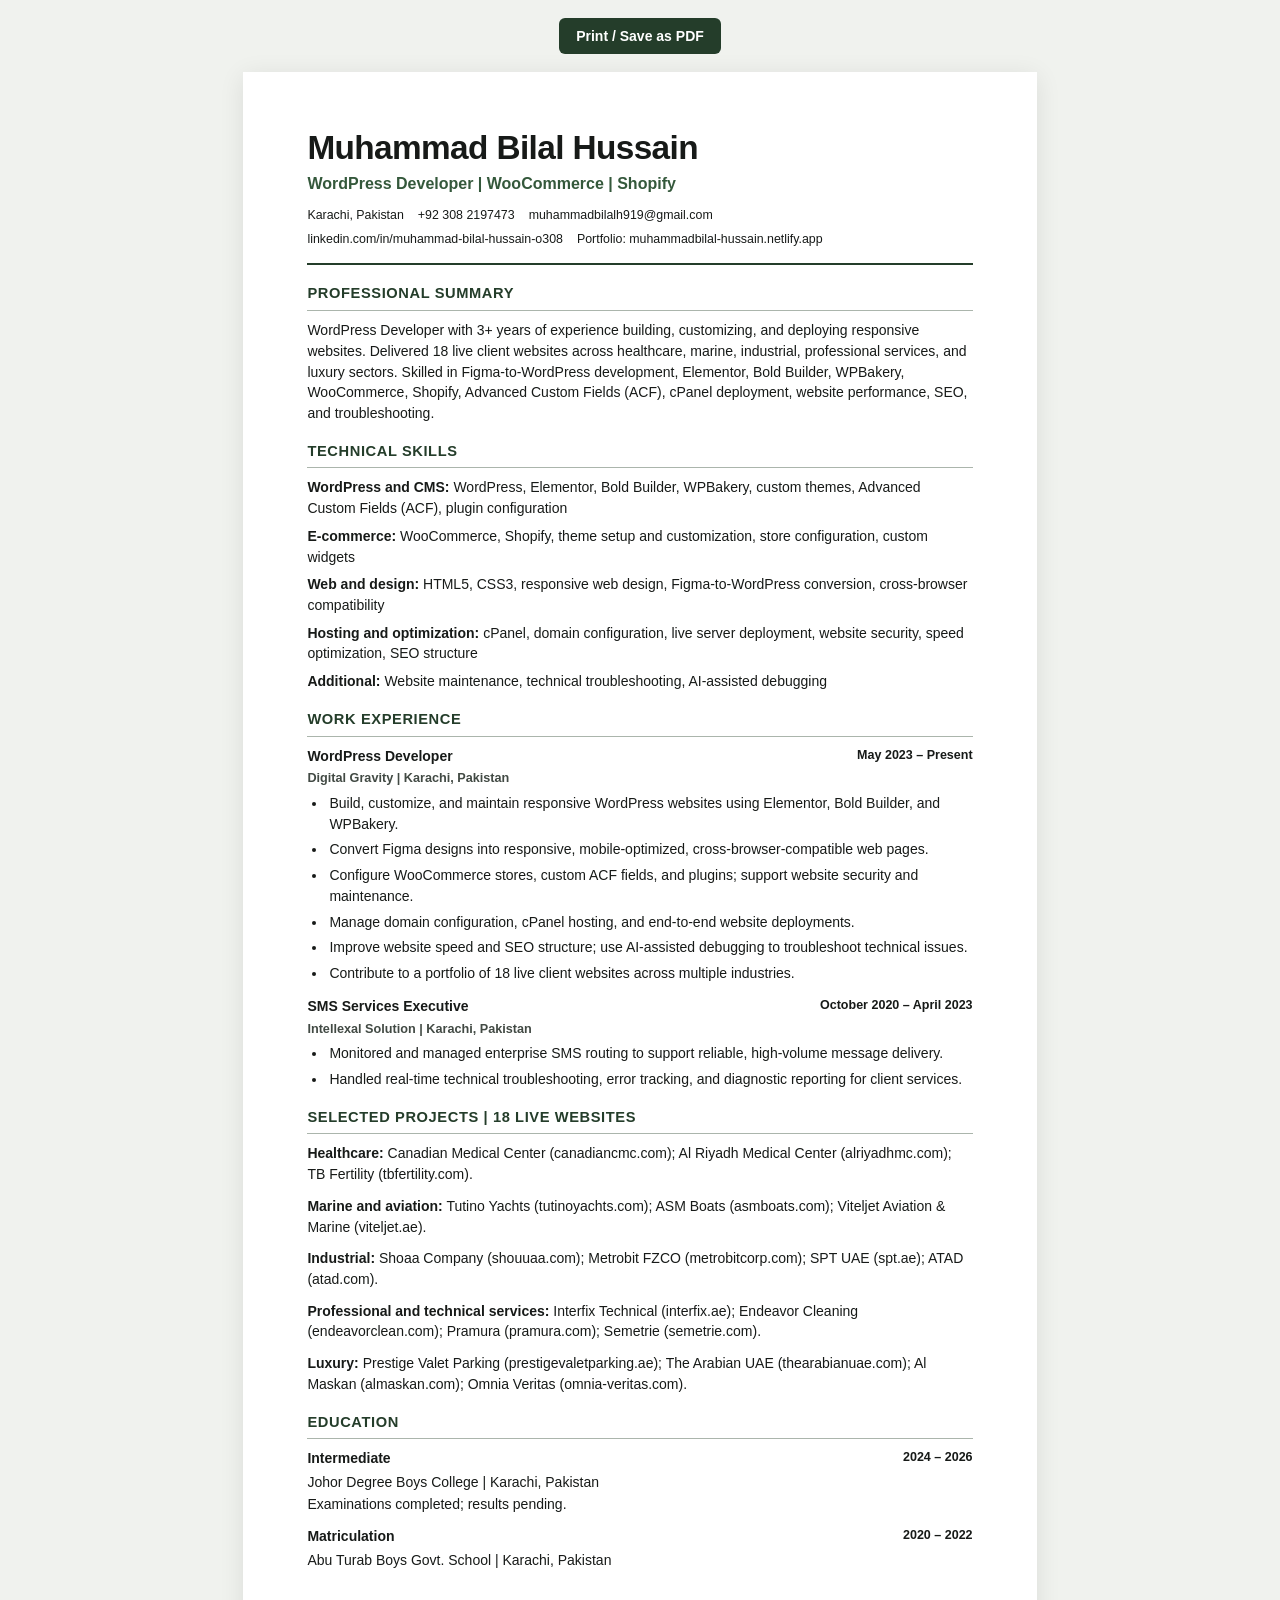
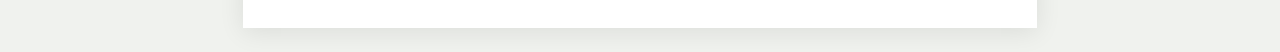
<file: Muhammad Bilal Hussain.html>
<!doctype html>
<html lang="en">
    <head>
        <meta charset="utf-8" />
        <meta name="viewport" content="width=device-width, initial-scale=1" />
        <meta
            name="description"
            content="ATS-friendly resume for Muhammad Bilal Hussain, WordPress Developer."
        />
        <title>Muhammad Bilal Hussain | WordPress Developer Resume</title>
        <style>
            :root {
                color: #171a18;
                background: #f0f2ee;
                font-family: Arial, Helvetica, sans-serif;
                font-size: 10.5pt;
                line-height: 1.48;
                font-synthesis: none;
                text-rendering: optimizeLegibility;
                -webkit-font-smoothing: antialiased;
            }

            *,
            *::before,
            *::after {
                box-sizing: border-box;
            }

            body {
                margin: 0;
            }

            .toolbar {
                display: flex;
                justify-content: center;
                padding: 18px;
            }

            .print-button {
                padding: 10px 17px;
                border: 0;
                border-radius: 6px;
                background: #243d2a;
                color: #fff;
                font: 700 14px Arial, Helvetica, sans-serif;
                cursor: pointer;
            }

            .resume {
                width: min(210mm, calc(100% - 24px));
                min-height: 297mm;
                margin: 0 auto 24px;
                padding: clamp(22px, 7vw, 15mm) clamp(20px, 8vw, 17mm);
                background: #fff;
                box-shadow: 0 4px 24px rgb(0 0 0 / 9%);
            }

            header {
                padding-bottom: 15px;
                border-bottom: 2px solid #243d2a;
            }

            h1 {
                margin: 0 0 6px;
                font-size: 25pt;
                letter-spacing: -0.45pt;
                line-height: 1.12;
            }

            .headline {
                margin: 0 0 10px;
                color: #34583b;
                font-size: 12pt;
                font-weight: 700;
            }

            .contact {
                display: flex;
                flex-wrap: wrap;
                gap: 6px 14px;
                margin: 0;
                font-size: 9.3pt;
            }

            a {
                color: inherit;
                text-decoration: none;
                overflow-wrap: anywhere;
            }

            main {
                padding-top: 1px;
            }

            section {
                margin-top: 17px;
            }

            h2 {
                margin: 0 0 9px;
                padding-bottom: 5px;
                border-bottom: 1px solid #abb5ac;
                color: #243d2a;
                font-size: 11pt;
                font-weight: 750;
                letter-spacing: 0.45pt;
                text-transform: uppercase;
            }

            p {
                margin: 0 0 7px;
            }

            .summary {
                margin-bottom: 0;
            }

            .skills p {
                margin-bottom: 7px;
            }

            .skills strong {
                font-weight: 700;
            }

            .job {
                margin-top: 12px;
            }

            .job:first-of-type {
                margin-top: 0;
            }

            .job-heading {
                display: flex;
                flex-wrap: wrap;
                justify-content: space-between;
                gap: 2px 12px;
                margin-bottom: 3px;
            }

            .job-heading h3,
            .education h3 {
                margin: 0;
                font-size: 10.5pt;
                font-weight: 700;
            }

            .date {
                font-size: 9.4pt;
                font-weight: 700;
            }

            .employer {
                margin-bottom: 5px;
                color: #424a44;
                font-size: 9.5pt;
                font-weight: 600;
            }

            ul {
                margin: 5px 0 0;
                padding-left: 20px;
            }

            li {
                margin: 0 0 5px;
                padding-left: 2px;
            }

            .projects-page {
                break-before: page;
                page-break-before: always;
            }

            .project-group {
                margin: 0 0 11px;
            }

            .project-group strong {
                font-weight: 700;
            }

            .education-entry {
                margin-top: 12px;
            }

            .education-entry:first-of-type {
                margin-top: 0;
            }

            .education-entry p {
                margin: 1px 0 0;
            }

            @media screen {
                .resume {
                    min-height: 0;
                }
            }

            @page {
                size: A4;
                margin: 0;
            }

            @media print {
                :root {
                    font-size: 10.25pt;
                    line-height: 1.44;
                    background: #fff;
                    -webkit-print-color-adjust: exact;
                    print-color-adjust: exact;
                }

                .toolbar {
                    display: none;
                }

                .resume {
                    width: auto;
                    min-height: 0;
                    margin: 0;
                    padding: 15mm 17mm 14mm;
                    box-shadow: none;
                }

                section,
                .job,
                .education-entry {
                    break-inside: avoid;
                    page-break-inside: avoid;
                }

                a {
                    color: #171a18;
                }
            }
        </style>
    </head>
    <body>
        <div class="toolbar">
            <button class="print-button" type="button" onclick="window.print()">Print / Save as PDF</button>
        </div>

        <article class="resume">
            <header>
                <h1>Muhammad Bilal Hussain</h1>
                <p class="headline">WordPress Developer | WooCommerce | Shopify</p>
                <p class="contact">
                    <span>Karachi, Pakistan</span>
                    <a href="tel:+923082197473">+92 308 2197473</a>
                    <a href="mailto:muhammadbilalh919@gmail.com">muhammadbilalh919@gmail.com</a>
                    <a href="https://linkedin.com/in/muhammad-bilal-hussain-o308/">linkedin.com/in/muhammad-bilal-hussain-o308</a>
                    <a href="https://muhammadbilal-hussain.netlify.app/">Portfolio: muhammadbilal-hussain.netlify.app</a>
                </p>
            </header>

            <main>
                <section aria-labelledby="summary-heading">
                    <h2 id="summary-heading">Professional Summary</h2>
                    <p class="summary">
                        WordPress Developer with 3+ years of experience building, customizing, and deploying
                        responsive websites. Delivered 18 live client websites across healthcare, marine, industrial,
                        professional services, and luxury sectors. Skilled in Figma-to-WordPress development,
                        Elementor, Bold Builder, WPBakery, WooCommerce, Shopify, Advanced Custom Fields (ACF),
                        cPanel deployment, website performance, SEO, and troubleshooting.
                    </p>
                </section>

                <section class="skills" aria-labelledby="skills-heading">
                    <h2 id="skills-heading">Technical Skills</h2>
                    <p><strong>WordPress and CMS:</strong> WordPress, Elementor, Bold Builder, WPBakery, custom themes, Advanced Custom Fields (ACF), plugin configuration</p>
                    <p><strong>E-commerce:</strong> WooCommerce, Shopify, theme setup and customization, store configuration, custom widgets</p>
                    <p><strong>Web and design:</strong> HTML5, CSS3, responsive web design, Figma-to-WordPress conversion, cross-browser compatibility</p>
                    <p><strong>Hosting and optimization:</strong> cPanel, domain configuration, live server deployment, website security, speed optimization, SEO structure</p>
                    <p><strong>Additional:</strong> Website maintenance, technical troubleshooting, AI-assisted debugging</p>
                </section>

                <section aria-labelledby="experience-heading">
                    <h2 id="experience-heading">Work Experience</h2>
                    <div class="job">
                        <div class="job-heading">
                            <h3>WordPress Developer</h3>
                            <span class="date">May 2023 – Present</span>
                        </div>
                        <p class="employer">Digital Gravity | Karachi, Pakistan</p>
                        <ul>
                            <li>Build, customize, and maintain responsive WordPress websites using Elementor, Bold Builder, and WPBakery.</li>
                            <li>Convert Figma designs into responsive, mobile-optimized, cross-browser-compatible web pages.</li>
                            <li>Configure WooCommerce stores, custom ACF fields, and plugins; support website security and maintenance.</li>
                            <li>Manage domain configuration, cPanel hosting, and end-to-end website deployments.</li>
                            <li>Improve website speed and SEO structure; use AI-assisted debugging to troubleshoot technical issues.</li>
                            <li>Contribute to a portfolio of 18 live client websites across multiple industries.</li>
                        </ul>
                    </div>
                    <div class="job">
                        <div class="job-heading">
                            <h3>SMS Services Executive</h3>
                            <span class="date">October 2020 – April 2023</span>
                        </div>
                        <p class="employer">Intellexal Solution | Karachi, Pakistan</p>
                        <ul>
                            <li>Monitored and managed enterprise SMS routing to support reliable, high-volume message delivery.</li>
                            <li>Handled real-time technical troubleshooting, error tracking, and diagnostic reporting for client services.</li>
                        </ul>
                    </div>
                </section>

                <div class="projects-page">
                    <section aria-labelledby="projects-heading">
                        <h2 id="projects-heading">Selected Projects | 18 Live Websites</h2>
                        <p class="project-group">
                            <strong>Healthcare:</strong>
                            <a href="https://canadiancmc.com">Canadian Medical Center (canadiancmc.com)</a>;
                            <a href="https://alriyadhmc.com">Al Riyadh Medical Center (alriyadhmc.com)</a>;
                            <a href="https://tbfertility.com">TB Fertility (tbfertility.com)</a>.
                        </p>
                        <p class="project-group">
                            <strong>Marine and aviation:</strong>
                            <a href="https://tutinoyachts.com">Tutino Yachts (tutinoyachts.com)</a>;
                            <a href="https://asmboats.com">ASM Boats (asmboats.com)</a>;
                            <a href="https://viteljet.ae">Viteljet Aviation &amp; Marine (viteljet.ae)</a>.
                        </p>
                        <p class="project-group">
                            <strong>Industrial:</strong>
                            <a href="https://shouuaa.com">Shoaa Company (shouuaa.com)</a>;
                            <a href="https://metrobitcorp.com">Metrobit FZCO (metrobitcorp.com)</a>;
                            <a href="https://spt.ae">SPT UAE (spt.ae)</a>;
                            <a href="https://atad.com">ATAD (atad.com)</a>.
                        </p>
                        <p class="project-group">
                            <strong>Professional and technical services:</strong>
                            <a href="https://interfix.ae">Interfix Technical (interfix.ae)</a>;
                            <a href="https://endeavorclean.com">Endeavor Cleaning (endeavorclean.com)</a>;
                            <a href="https://pramura.com">Pramura (pramura.com)</a>;
                            <a href="https://semetrie.com">Semetrie (semetrie.com)</a>.
                        </p>
                        <p class="project-group">
                            <strong>Luxury:</strong>
                            <a href="https://prestigevaletparking.ae">Prestige Valet Parking (prestigevaletparking.ae)</a>;
                            <a href="https://thearabianuae.com">The Arabian UAE (thearabianuae.com)</a>;
                            <a href="https://almaskan.com">Al Maskan (almaskan.com)</a>;
                            <a href="https://omnia-veritas.com">Omnia Veritas (omnia-veritas.com)</a>.
                        </p>
                    </section>

                    <section class="education" aria-labelledby="education-heading">
                        <h2 id="education-heading">Education</h2>
                        <div class="education-entry">
                            <div class="job-heading">
                                <h3>Intermediate</h3>
                                <span class="date">2024 – 2026</span>
                            </div>
                            <p>Johor Degree Boys College | Karachi, Pakistan</p>
                            <p>Examinations completed; results pending.</p>
                        </div>
                        <div class="education-entry">
                            <div class="job-heading">
                                <h3>Matriculation</h3>
                                <span class="date">2020 – 2022</span>
                            </div>
                            <p>Abu Turab Boys Govt. School | Karachi, Pakistan</p>
                        </div>
                    </section>
                </div>
            </main>
        </article>
    </body>
</html>
</file>
